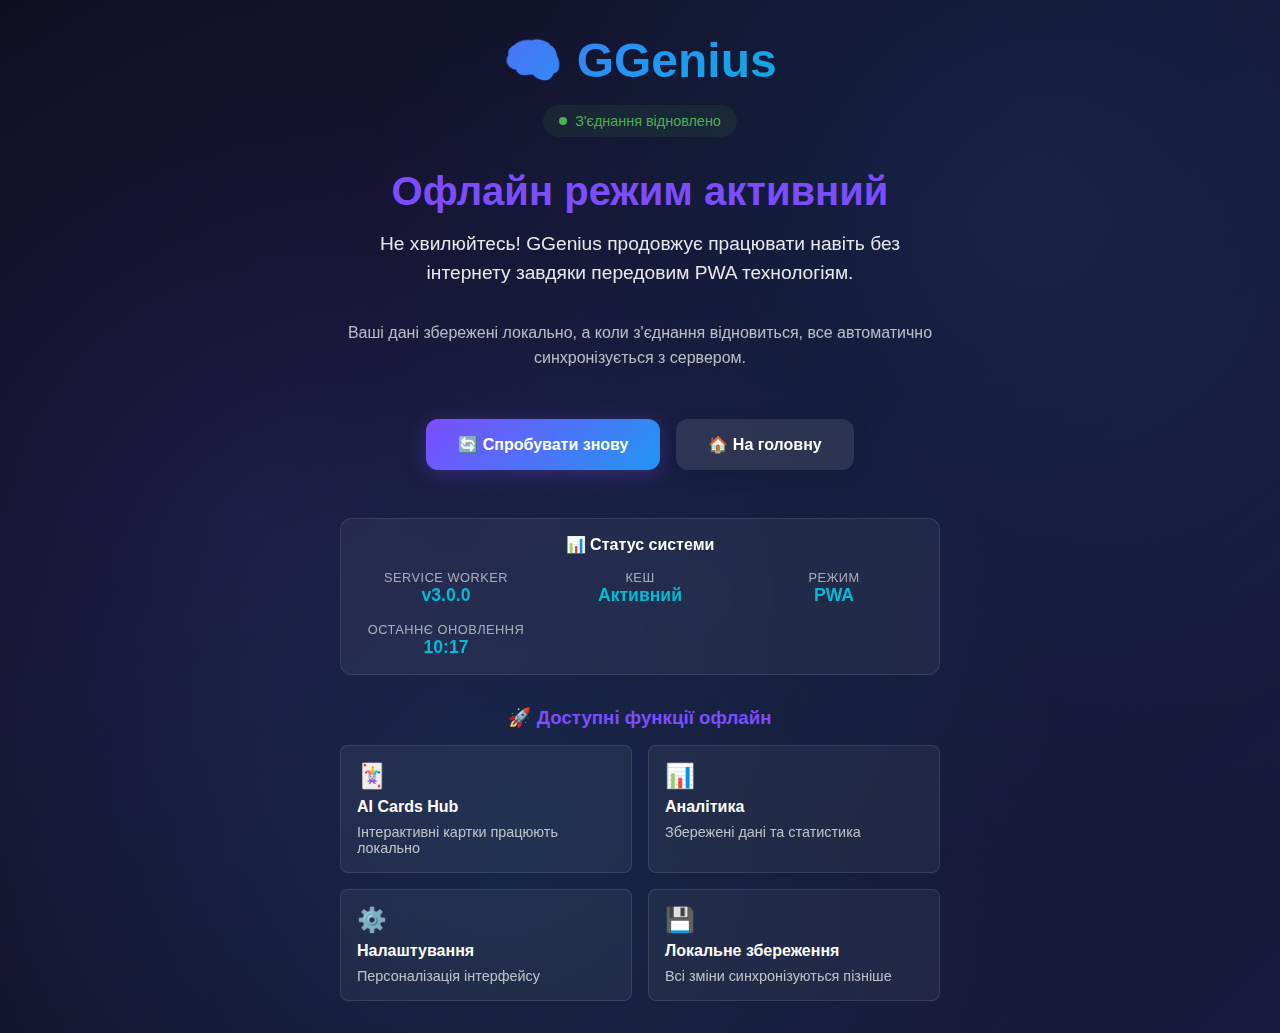
<file: website/static/offline.html>
<!DOCTYPE html>
<html lang="uk" data-theme="dark">
<head>
    <meta charset="UTF-8">
    <meta name="viewport" content="width=device-width, initial-scale=1.0">
    <title>GGenius - Офлайн режим</title>
    <meta name="description" content="GGenius працює в офлайн режимі">
    
    <style>
        * {
            margin: 0;
            padding: 0;
            box-sizing: border-box;
        }
        
        :root {
            --primary-color: #7c4dff;
            --secondary-color: #2196f3;
            --accent-color: #00bcd4;
            --bg-dark: #0f0f23;
            --bg-darker: #1a1a3e;
            --text-light: #ffffff;
            --text-muted: #b0b0b0;
        }
        
        body {
            font-family: -apple-system, BlinkMacSystemFont, 'Segoe UI', Roboto, Oxygen, Ubuntu, Cantarell, sans-serif;
            background: linear-gradient(135deg, var(--bg-dark) 0%, var(--bg-darker) 100%);
            color: var(--text-light);
            min-height: 100vh;
            display: flex;
            align-items: center;
            justify-content: center;
            text-align: center;
            padding: 2rem;
            position: relative;
            overflow: hidden;
        }
        
        /* Animated background */
        body::before {
            content: '';
            position: absolute;
            top: 0;
            left: 0;
            right: 0;
            bottom: 0;
            background: 
                radial-gradient(circle at 20% 50%, rgba(124, 77, 255, 0.1) 0%, transparent 50%),
                radial-gradient(circle at 80% 20%, rgba(33, 150, 243, 0.1) 0%, transparent 50%),
                radial-gradient(circle at 40% 80%, rgba(0, 188, 212, 0.1) 0%, transparent 50%);
            animation: backgroundShift 20s ease-in-out infinite;
            z-index: -1;
        }
        
        @keyframes backgroundShift {
            0%, 100% { transform: translateX(0) translateY(0); }
            25% { transform: translateX(-20px) translateY(-10px); }
            50% { transform: translateX(20px) translateY(10px); }
            75% { transform: translateX(-10px) translateY(20px); }
        }
        
        .container {
            max-width: 600px;
            z-index: 1;
        }
        
        .logo {
            font-size: 3rem;
            margin-bottom: 1rem;
            background: linear-gradient(135deg, var(--primary-color), var(--secondary-color), var(--accent-color));
            -webkit-background-clip: text;
            -webkit-text-fill-color: transparent;
            background-clip: text;
            font-weight: 800;
            animation: logoGlow 3s ease-in-out infinite;
        }
        
        @keyframes logoGlow {
            0%, 100% { filter: brightness(1); }
            50% { filter: brightness(1.2); }
        }
        
        h1 {
            font-size: 2.5rem;
            margin-bottom: 1rem;
            color: var(--primary-color);
            font-weight: 700;
        }
        
        .subtitle {
            font-size: 1.2rem;
            margin-bottom: 2rem;
            opacity: 0.9;
            line-height: 1.5;
        }
        
        .description {
            font-size: 1rem;
            margin-bottom: 3rem;
            opacity: 0.7;
            line-height: 1.6;
        }
        
        .actions {
            display: flex;
            gap: 1rem;
            justify-content: center;
            flex-wrap: wrap;
            margin-bottom: 3rem;
        }
        
        .btn {
            background: linear-gradient(135deg, var(--primary-color), var(--secondary-color));
            color: white;
            padding: 1rem 2rem;
            border: none;
            border-radius: 12px;
            font-size: 1rem;
            font-weight: 600;
            cursor: pointer;
            text-decoration: none;
            display: inline-flex;
            align-items: center;
            gap: 0.5rem;
            transition: all 0.3s cubic-bezier(0.4, 0, 0.2, 1);
            box-shadow: 0 4px 20px rgba(124, 77, 255, 0.3);
        }
        
        .btn:hover {
            transform: translateY(-2px);
            box-shadow: 0 8px 30px rgba(124, 77, 255, 0.4);
        }
        
        .btn-secondary {
            background: rgba(255, 255, 255, 0.1);
            backdrop-filter: blur(10px);
            box-shadow: 0 4px 20px rgba(0, 0, 0, 0.1);
        }
        
        .btn-secondary:hover {
            background: rgba(255, 255, 255, 0.15);
            box-shadow: 0 8px 30px rgba(0, 0, 0, 0.2);
        }
        
        .status {
            margin-top: 2rem;
            padding: 1rem;
            background: rgba(255, 255, 255, 0.05);
            border-radius: 12px;
            border: 1px solid rgba(255, 255, 255, 0.1);
            backdrop-filter: blur(10px);
        }
        
        .status-grid {
            display: grid;
            grid-template-columns: repeat(auto-fit, minmax(150px, 1fr));
            gap: 1rem;
            margin-top: 1rem;
        }
        
        .status-item {
            text-align: center;
        }
        
        .status-label {
            font-size: 0.8rem;
            opacity: 0.6;
            text-transform: uppercase;
            letter-spacing: 0.5px;
        }
        
        .status-value {
            font-size: 1.1rem;
            font-weight: 600;
            color: var(--accent-color);
        }
        
        .connection-indicator {
            display: inline-flex;
            align-items: center;
            gap: 0.5rem;
            padding: 0.5rem 1rem;
            background: rgba(244, 67, 54, 0.1);
            color: #f44336;
            border-radius: 20px;
            font-size: 0.9rem;
            margin-bottom: 2rem;
        }
        
        .connection-indicator.online {
            background: rgba(76, 175, 80, 0.1);
            color: #4caf50;
        }
        
        .pulse {
            width: 8px;
            height: 8px;
            border-radius: 50%;
            background: currentColor;
            animation: pulse 2s infinite;
        }
        
        @keyframes pulse {
            0% { opacity: 1; transform: scale(1); }
            50% { opacity: 0.5; transform: scale(1.2); }
            100% { opacity: 1; transform: scale(1); }
        }
        
        .features {
            margin-top: 2rem;
            text-align: left;
        }
        
        .features h3 {
            color: var(--primary-color);
            margin-bottom: 1rem;
            text-align: center;
        }
        
        .features-grid {
            display: grid;
            grid-template-columns: repeat(auto-fit, minmax(200px, 1fr));
            gap: 1rem;
        }
        
        .feature-item {
            padding: 1rem;
            background: rgba(255, 255, 255, 0.05);
            border-radius: 8px;
            border: 1px solid rgba(255, 255, 255, 0.1);
        }
        
        .feature-icon {
            font-size: 1.5rem;
            margin-bottom: 0.5rem;
        }
        
        .feature-title {
            font-weight: 600;
            margin-bottom: 0.5rem;
        }
        
        .feature-desc {
            font-size: 0.9rem;
            opacity: 0.7;
        }
        
        @media (max-width: 768px) {
            .container {
                padding: 1rem;
            }
            
            .logo {
                font-size: 2rem;
            }
            
            h1 {
                font-size: 2rem;
            }
            
            .subtitle {
                font-size: 1.1rem;
            }
            
            .actions {
                flex-direction: column;
                align-items: center;
            }
            
            .btn {
                width: 100%;
                max-width: 300px;
            }
            
            .status-grid {
                grid-template-columns: 1fr;
            }
        }
    </style>
</head>
<body>
    <div class="container">
        <div class="logo">🧠 GGenius</div>
        
        <div class="connection-indicator" id="connection-status">
            <div class="pulse"></div>
            <span id="connection-text">Немає з'єднання</span>
        </div>
        
        <h1>Офлайн режим активний</h1>
        
        <p class="subtitle">
            Не хвилюйтесь! GGenius продовжує працювати навіть без інтернету завдяки передовим PWA технологіям.
        </p>
        
        <p class="description">
            Ваші дані збережені локально, а коли з'єднання відновиться, 
            все автоматично синхронізується з сервером.
        </p>
        
        <div class="actions">
            <button class="btn" onclick="window.location.reload()">
                🔄 Спробувати знову
            </button>
            
            <button class="btn btn-secondary" onclick="goHome()">
                🏠 На головну
            </button>
        </div>
        
        <div class="status">
            <div style="margin-bottom: 1rem;">
                <strong>📊 Статус системи</strong>
            </div>
            
            <div class="status-grid">
                <div class="status-item">
                    <div class="status-label">Service Worker</div>
                    <div class="status-value" id="sw-version">v3.0.0</div>
                </div>
                
                <div class="status-item">
                    <div class="status-label">Кеш</div>
                    <div class="status-value" id="cache-status">Активний</div>
                </div>
                
                <div class="status-item">
                    <div class="status-label">Режим</div>
                    <div class="status-value">PWA</div>
                </div>
                
                <div class="status-item">
                    <div class="status-label">Останнє оновлення</div>
                    <div class="status-value" id="last-update">--:--</div>
                </div>
            </div>
        </div>
        
        <div class="features">
            <h3>🚀 Доступні функції офлайн</h3>
            
            <div class="features-grid">
                <div class="feature-item">
                    <div class="feature-icon">🃏</div>
                    <div class="feature-title">AI Cards Hub</div>
                    <div class="feature-desc">Інтерактивні картки працюють локально</div>
                </div>
                
                <div class="feature-item">
                    <div class="feature-icon">📊</div>
                    <div class="feature-title">Аналітика</div>
                    <div class="feature-desc">Збережені дані та статистика</div>
                </div>
                
                <div class="feature-item">
                    <div class="feature-icon">⚙️</div>
                    <div class="feature-title">Налаштування</div>
                    <div class="feature-desc">Персоналізація інтерфейсу</div>
                </div>
                
                <div class="feature-item">
                    <div class="feature-icon">💾</div>
                    <div class="feature-title">Локальне збереження</div>
                    <div class="feature-desc">Всі зміни синхронізуються пізніше</div>
                </div>
            </div>
        </div>
    </div>
    
    <script>
        // Connection monitoring
        function updateConnectionStatus() {
            const indicator = document.getElementById('connection-status');
            const text = document.getElementById('connection-text');
            
            if (navigator.onLine) {
                indicator.className = 'connection-indicator online';
                text.textContent = 'З\'єднання відновлено';
                
                // Auto-reload after connection is restored
                setTimeout(() => {
                    window.location.reload();
                }, 2000);
            } else {
                indicator.className = 'connection-indicator';
                text.textContent = 'Немає з\'єднання';
            }
        }
        
        // Update timestamp
        function updateTimestamp() {
            const now = new Date();
            const time = now.toLocaleTimeString('uk-UA', { 
                hour: '2-digit', 
                minute: '2-digit' 
            });
            document.getElementById('last-update').textContent = time;
        }
        
        // Navigation
        function goHome() {
            if (navigator.onLine) {
                window.location.href = '/';
            } else {
                // Try to navigate to cached version
                window.location.href = '/#hero';
            }
        }
        
        // Auto-retry connection
        function startAutoRetry() {
            setInterval(() => {
                if (navigator.onLine) {
                    // Test actual connectivity
                    fetch('/', { 
                        method: 'HEAD',
                        cache: 'no-cache'
                    }).then(() => {
                        console.log('✅ Connection restored');
                        window.location.reload();
                    }).catch(() => {
                        console.log('⚠️ Still offline');
                    });
                }
            }, 10000); // Check every 10 seconds
        }
        
        // Service Worker communication
        if ('serviceWorker' in navigator) {
            navigator.serviceWorker.ready.then(registration => {
                // Get cache status
                const messageChannel = new MessageChannel();
                messageChannel.port1.onmessage = (event) => {
                    const data = event.data;
                    if (data.version) {
                        document.getElementById('sw-version').textContent = `v${data.version}`;
                    }
                    if (data.entries !== undefined) {
                        document.getElementById('cache-status').textContent = 
                            `${data.entries} записів`;
                    }
                };
                
                registration.active?.postMessage(
                    { type: 'GET_CACHE_STATUS' }, 
                    [messageChannel.port2]
                );
            });
        }
        
        // Initialize
        document.addEventListener('DOMContentLoaded', () => {
            updateConnectionStatus();
            updateTimestamp();
            startAutoRetry();
            
            // Update every minute
            setInterval(updateTimestamp, 60000);
        });
        
        // Event listeners
        window.addEventListener('online', updateConnectionStatus);
        window.addEventListener('offline', updateConnectionStatus);
        
        // Keyboard shortcuts
        document.addEventListener('keydown', (event) => {
            if (event.key === 'F5' || (event.ctrlKey && event.key === 'r')) {
                event.preventDefault();
                window.location.reload();
            }
            
            if (event.key === 'Escape') {
                goHome();
            }
        });
        
        console.log('🌐 GGenius Offline Page loaded');
    </script>
</body>
</html>
</file>
